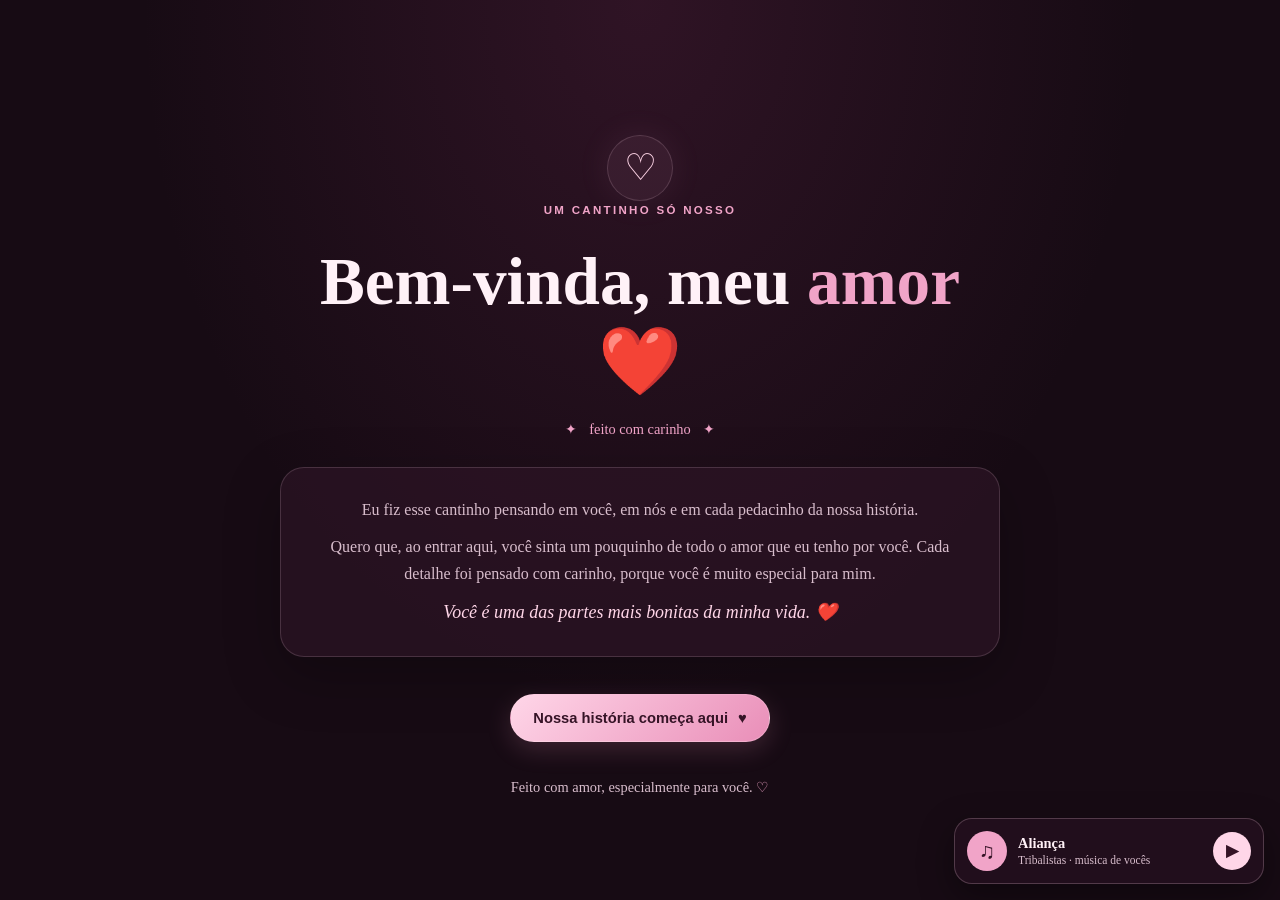
<file: index.html>
<!DOCTYPE html>
<html lang="pt-BR">
<head>
  <meta charset="UTF-8">
  <meta name="viewport" content="width=device-width, initial-scale=1.0">
  <meta name="theme-color" content="#170b14">
  <meta name="description" content="Um cantinho feito com amor, especialmente para você.">
  <title>Um cantinho para você ❤️</title>
  <link rel="stylesheet" href="./style.css">
  <script src="./script.js" defer></script>
</head>
<body class="pagina-inicial">
  <div class="brilhos" aria-hidden="true">
    <span>♥</span><span>♡</span><span>♥</span><span>♡</span><span>♥</span>
  </div>

  <main class="inicio">
    <div class="selo-coracao" aria-hidden="true">♡</div>
    <p class="subtitulo">UM CANTINHO SÓ NOSSO</p>

    <h1>Bem-vinda, meu <span>amor ❤️</span></h1>

    <div class="linha-decorativa">
      <span>✦</span> feito com carinho <span>✦</span>
    </div>

    <section class="mensagem">
      <p>Eu fiz esse cantinho pensando em você, em nós e em cada pedacinho da nossa história.</p>
      <p>Quero que, ao entrar aqui, você sinta um pouquinho de todo o amor que eu tenho por você. Cada detalhe foi pensado com carinho, porque você é muito especial para mim.</p>
      <p class="destaque">Você é uma das partes mais bonitas da minha vida. ❤️</p>
    </section>

    <div class="container-botao-inicial">
      <a class="botao botao-inicial" id="botao-nossa-historia" href="./historia.html">
        Nossa história começa aqui <span aria-hidden="true">♥</span>
      </a>
    </div>

    <p class="rodape">Feito com amor, especialmente para você. <span>♡</span></p>
  </main>
</body>
</html>
</file>
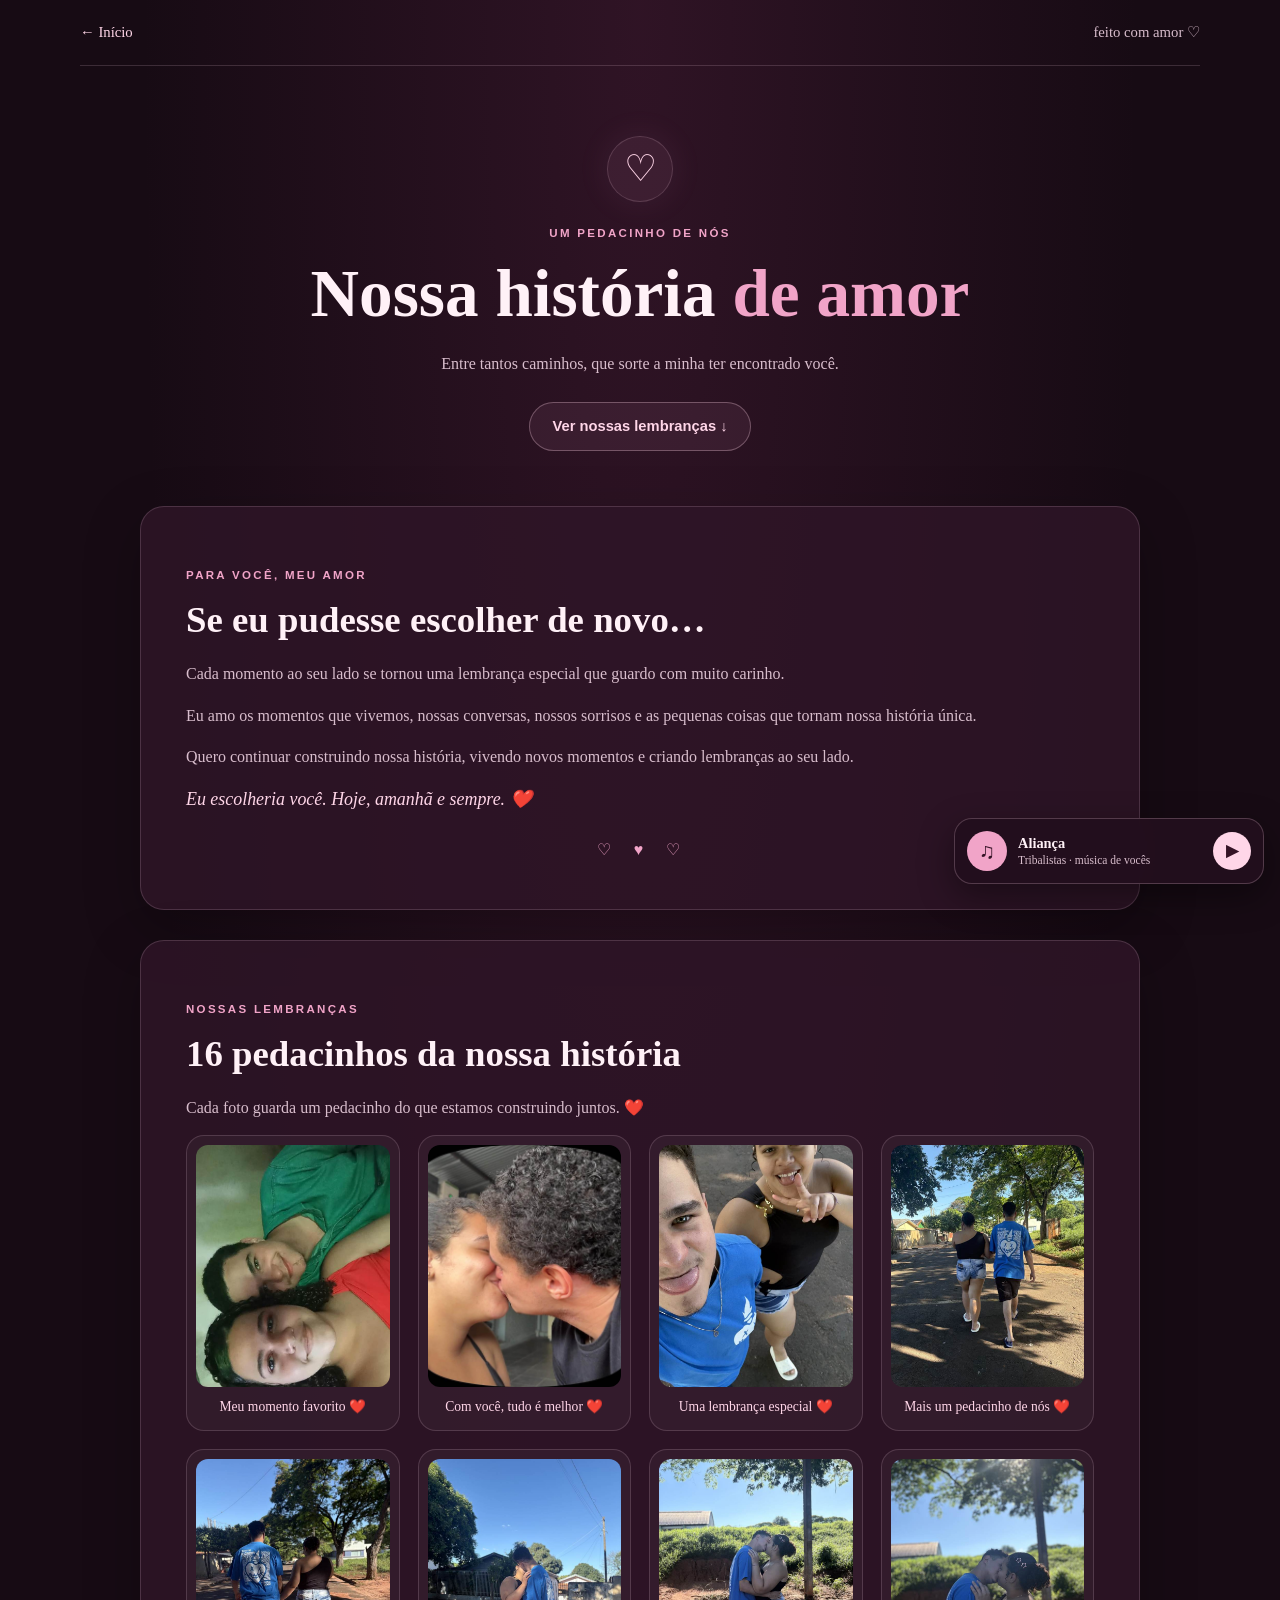
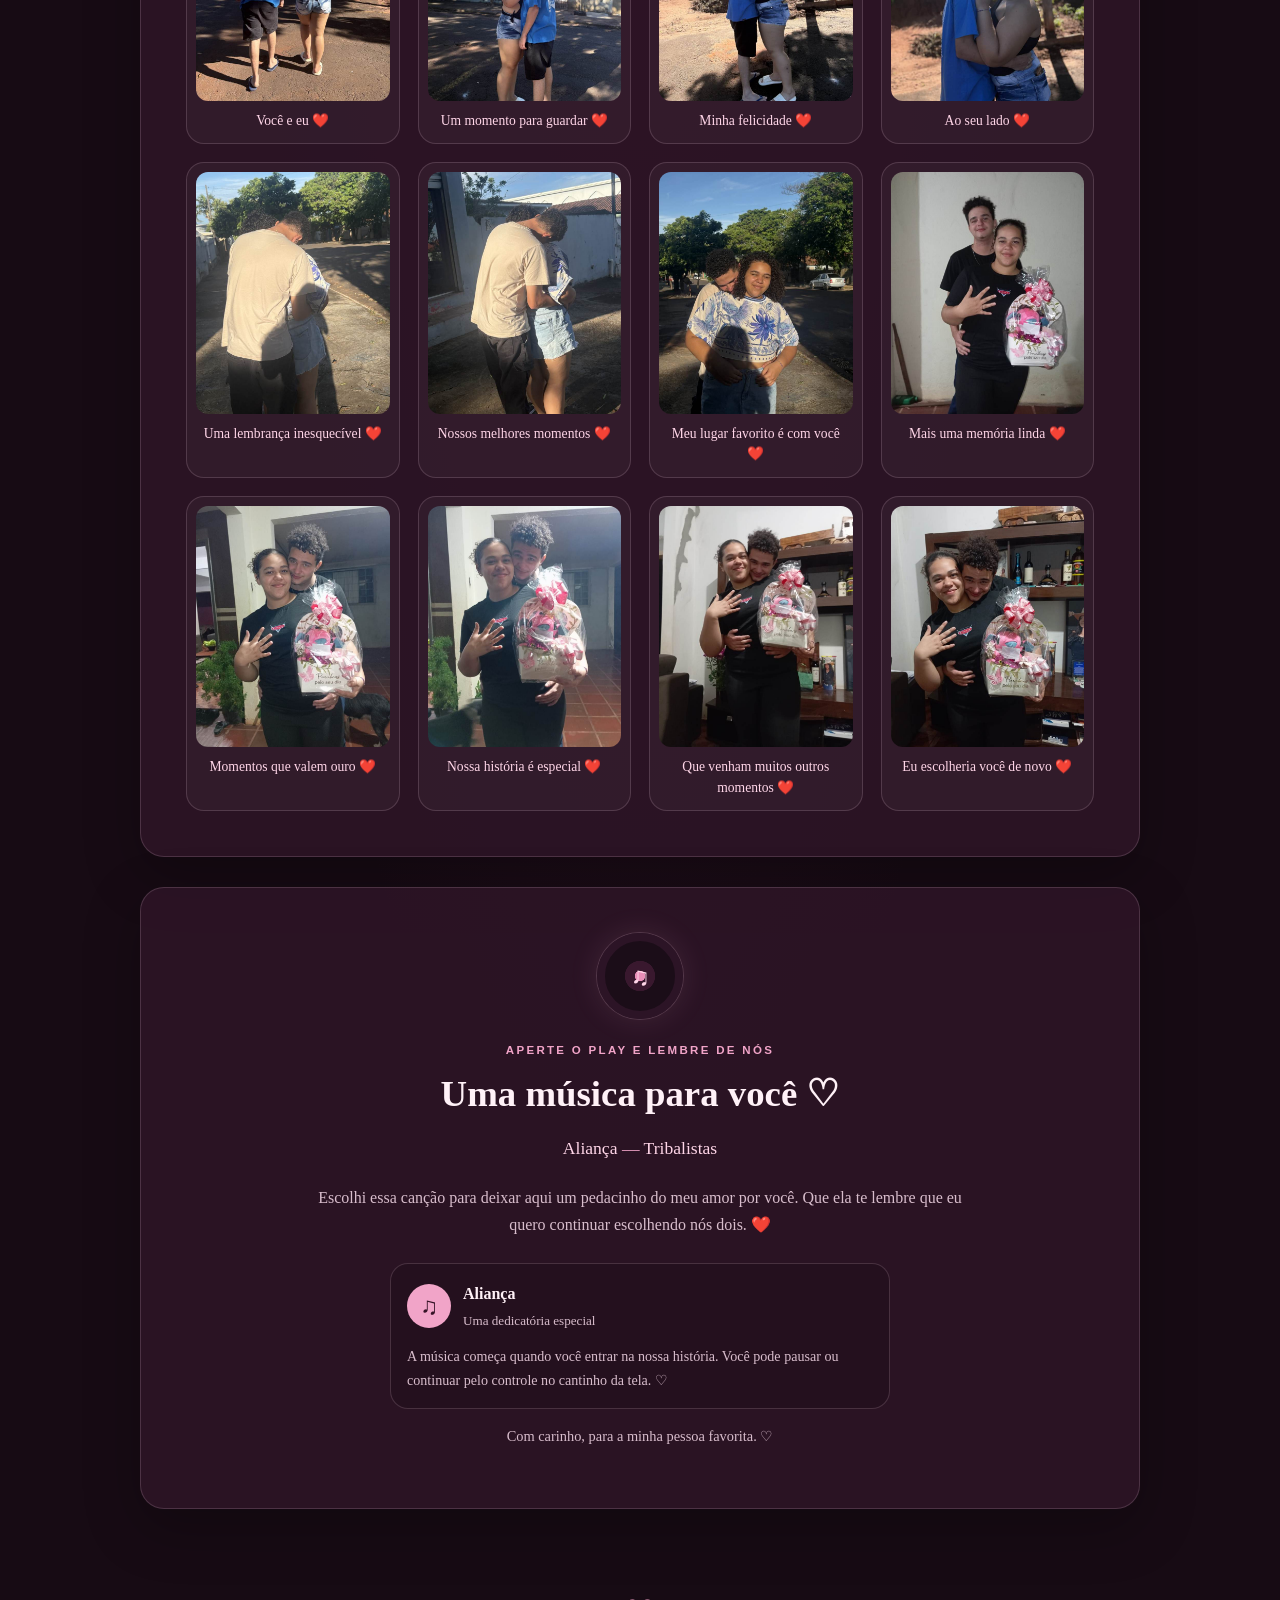
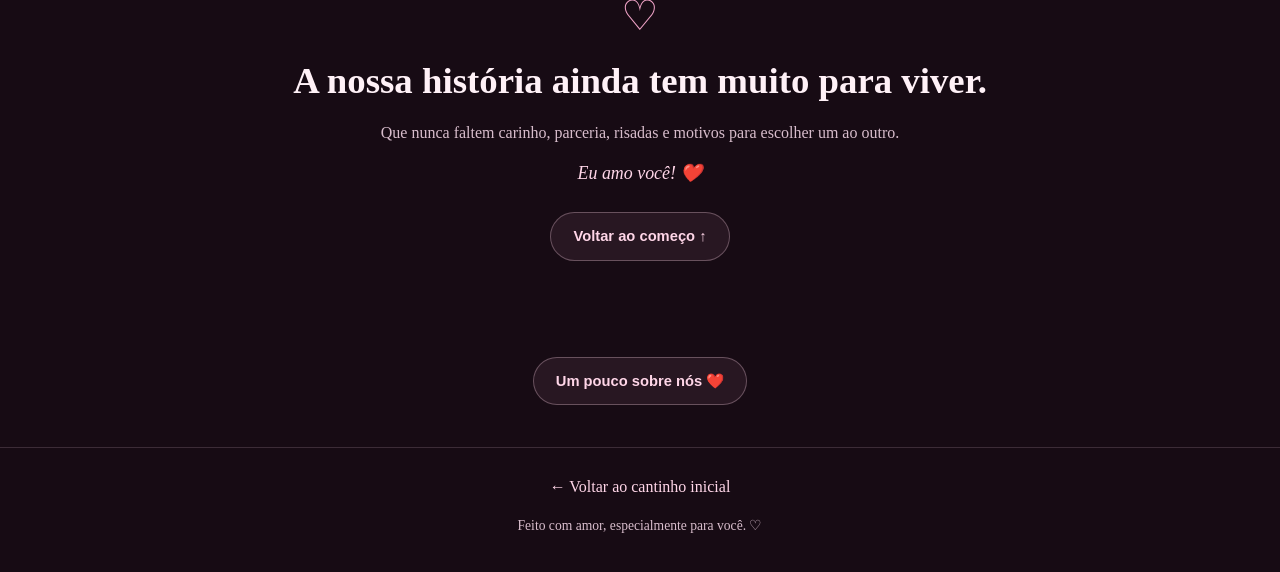
<file: historia.html>
<!DOCTYPE html>
<html lang="pt-BR">
<head>
  <meta charset="UTF-8">
  <meta name="viewport" content="width=device-width, initial-scale=1.0">
  <meta name="theme-color" content="#170b14">
  <meta name="description" content="Nossas lembranças, nossa música e nossa história de amor.">
  <title>Nossa História ❤️</title>
  <link rel="stylesheet" href="./style.css">
  <script src="./script.js" defer></script>
</head>
<body class="pagina-interna pagina-historia">
  <header class="topo-historia">
    <a class="voltar" href="./index.html">← Início</a>
    <span class="topo-coracao">feito com amor ♡</span>
  </header>

  <main class="conteudo-historia">
    <section class="abertura-historia animar-entrada">
      <span class="mini-coracao" aria-hidden="true">♡</span>
      <p class="subtitulo">UM PEDACINHO DE NÓS</p>
      <h1>Nossa história <span>de amor</span></h1>
      <p>Entre tantos caminhos, que sorte a minha ter encontrado você.</p>
      <a class="botao-secundario" href="#lembrancas">Ver nossas lembranças ↓</a>
    </section>

    <section class="cartao-historia animar-entrada" id="nossa-historia">
      <p class="etiqueta">PARA VOCÊ, MEU AMOR</p>
      <h2>Se eu pudesse escolher de novo…</h2>
      <p>Cada momento ao seu lado se tornou uma lembrança especial que guardo com muito carinho.</p>
      <p>Eu amo os momentos que vivemos, nossas conversas, nossos sorrisos e as pequenas coisas que tornam nossa história única.</p>
      <p>Quero continuar construindo nossa história, vivendo novos momentos e criando lembranças ao seu lado.</p>
      <p class="frase-destaque">Eu escolheria você. Hoje, amanhã e sempre. ❤️</p>
      <div class="divisor-coracoes" aria-hidden="true">♡　♥　♡</div>
    </section>

    <section class="cartao-historia galeria-secao animar-entrada" id="lembrancas">
      <p class="etiqueta">NOSSAS LEMBRANÇAS</p>
      <h2>16 pedacinhos da nossa história</h2>
      <p class="introducao-galeria">Cada foto guarda um pedacinho do que estamos construindo juntos. ❤️</p>

      <div class="galeria">
        <figure class="foto"><img src="./foto/foto1.jpg" alt="Nossa foto 1" loading="eager"><figcaption>Meu momento favorito ❤️</figcaption></figure>
        <figure class="foto"><img src="./foto/foto2.jpg" alt="Nossa foto 2" loading="lazy"><figcaption>Com você, tudo é melhor ❤️</figcaption></figure>
        <figure class="foto"><img src="./foto/foto3.jpg" alt="Nossa foto 3" loading="lazy"><figcaption>Uma lembrança especial ❤️</figcaption></figure>
        <figure class="foto"><img src="./foto/foto4.jpg" alt="Nossa foto 4" loading="lazy"><figcaption>Mais um pedacinho de nós ❤️</figcaption></figure>
        <figure class="foto"><img src="./foto/foto5.jpg" alt="Nossa foto 5" loading="lazy"><figcaption>Você e eu ❤️</figcaption></figure>
        <figure class="foto"><img src="./foto/foto6.jpg" alt="Nossa foto 6" loading="lazy"><figcaption>Um momento para guardar ❤️</figcaption></figure>
        <figure class="foto"><img src="./foto/foto7.jpg" alt="Nossa foto 7" loading="lazy"><figcaption>Minha felicidade ❤️</figcaption></figure>
        <figure class="foto"><img src="./foto/foto8.jpg" alt="Nossa foto 8" loading="lazy"><figcaption>Ao seu lado ❤️</figcaption></figure>
        <figure class="foto"><img src="./foto/foto9.jpg" alt="Nossa foto 9" loading="lazy"><figcaption>Uma lembrança inesquecível ❤️</figcaption></figure>
        <figure class="foto"><img src="./foto/foto10.jpg" alt="Nossa foto 10" loading="lazy"><figcaption>Nossos melhores momentos ❤️</figcaption></figure>
        <figure class="foto"><img src="./foto/foto11.jpg" alt="Nossa foto 11" loading="lazy"><figcaption>Meu lugar favorito é com você ❤️</figcaption></figure>
        <figure class="foto"><img src="./foto/foto12.jpg" alt="Nossa foto 12" loading="lazy"><figcaption>Mais uma memória linda ❤️</figcaption></figure>
        <figure class="foto"><img src="./foto/foto13.jpg" alt="Nossa foto 13" loading="lazy"><figcaption>Momentos que valem ouro ❤️</figcaption></figure>
        <figure class="foto"><img src="./foto/foto14.jpg" alt="Nossa foto 14" loading="lazy"><figcaption>Nossa história é especial ❤️</figcaption></figure>
        <figure class="foto"><img src="./foto/foto15.jpg" alt="Nossa foto 15" loading="lazy"><figcaption>Que venham muitos outros momentos ❤️</figcaption></figure>
        <figure class="foto"><img src="./foto/foto16.jpg" alt="Nossa foto 16" loading="lazy"><figcaption>Eu escolheria você de novo ❤️</figcaption></figure>
      </div>
    </section>

    <section class="cartao-musica animar-entrada" id="nossa-musica">
      <div class="disco-musical" aria-hidden="true"><span>♫</span></div>
      <p class="etiqueta">APERTE O PLAY E LEMBRE DE NÓS</p>
      <h2>Uma música para você <span>♡</span></h2>
      <p class="nome-musica">Aliança <span>—</span> Tribalistas</p>
      <p class="dedicatoria">Escolhi essa canção para deixar aqui um pedacinho do meu amor por você. Que ela te lembre que eu quero continuar escolhendo nós dois. ❤️</p>

      <div class="player-musica">
        <span class="player-icone" aria-hidden="true">♫</span>
        <div class="player-texto">
          <strong>Aliança</strong>
          <span>Uma dedicatória especial</span>
        </div>
        <p class="texto-player">A música começa quando você entrar na nossa história. Você pode pausar ou continuar pelo controle no cantinho da tela. ♡</p>
      </div>

      <p class="lembrete-musica" id="aviso-musica">Com carinho, para a minha pessoa favorita. ♡</p>
    </section>

    <section class="final-amor animar-entrada">
      <span aria-hidden="true">♡</span>
      <h2>A nossa história ainda tem muito para viver.</h2>
      <p>Que nunca faltem carinho, parceria, risadas e motivos para escolher um ao outro.</p>
      <p class="frase-destaque">Eu amo você! ❤️</p>
      <a class="botao-secundario" href="#topo" data-scroll-top>Voltar ao começo ↑</a>
    </section>

    <section class="final-amor">
      <a class="botao-secundario" href="./sobrenos.html">Um pouco sobre nós ❤️</a>
    </section>
  </main>

  <footer class="rodape-historia">
    <a href="./index.html">← Voltar ao cantinho inicial</a>
    <p>Feito com amor, especialmente para você. ♡</p>
  </footer>
</body>
</html>
</file>
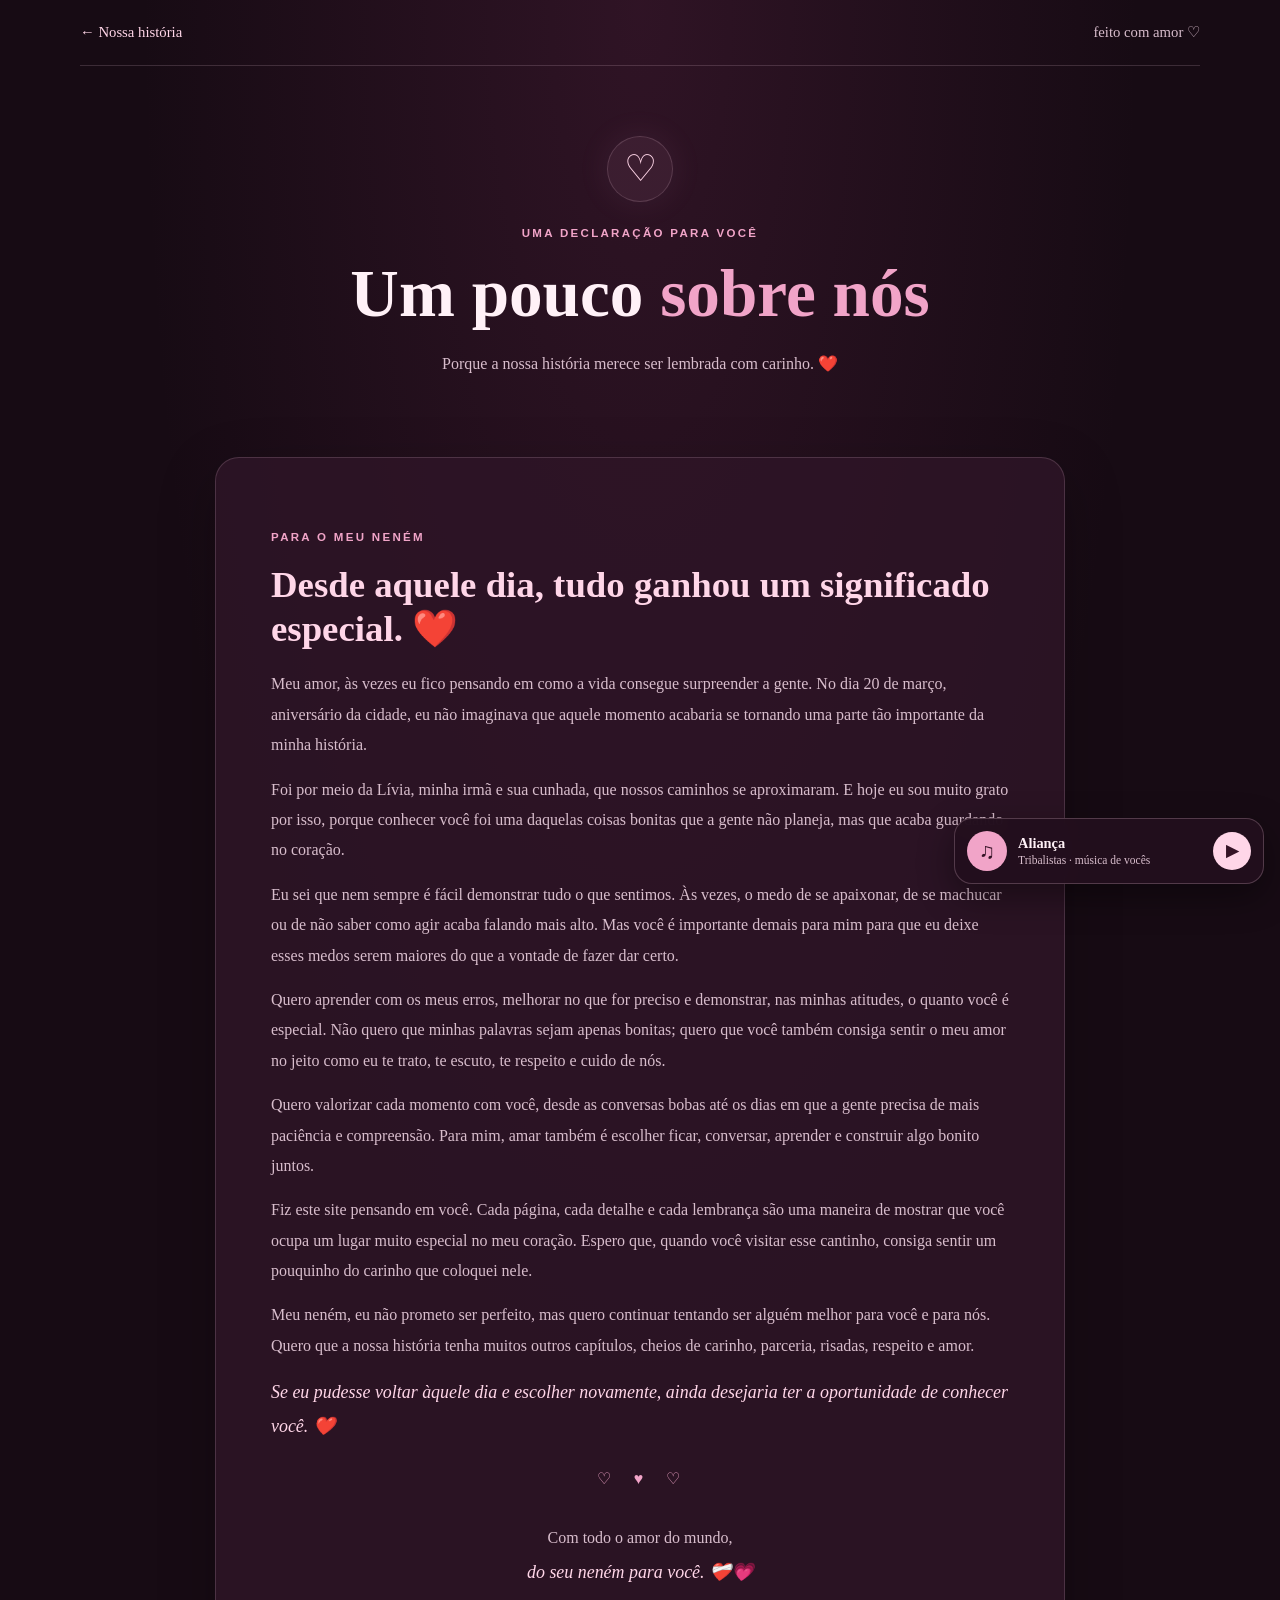
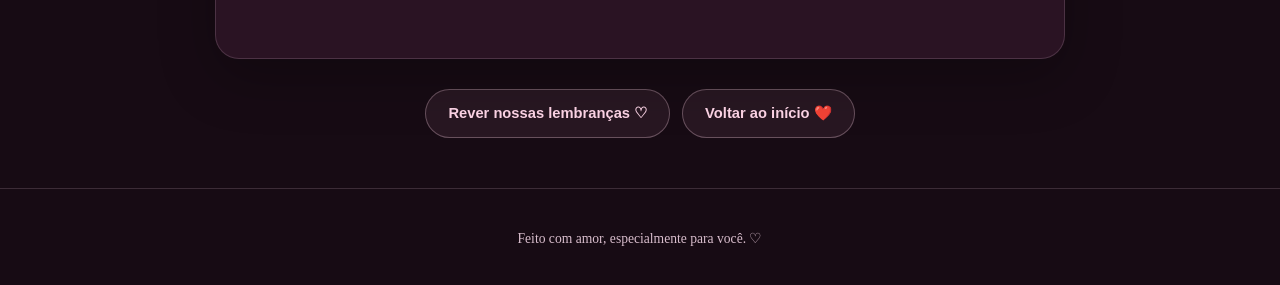
<file: sobrenos.html>
<!DOCTYPE html>
<html lang="pt-BR">
<head>
  <meta charset="UTF-8">
  <meta name="viewport" content="width=device-width, initial-scale=1.0">
  <meta name="theme-color" content="#170b14">
  <meta name="description" content="Uma declaração de amor e um pedacinho da nossa história.">
  <title>Um pouco sobre nós ❤️</title>
  <link rel="stylesheet" href="./style.css">
  <script src="./script.js" defer></script>
</head>
<body class="pagina-interna pagina-sobre">
  <header class="topo-historia">
    <a class="voltar" href="./historia.html">← Nossa história</a>
    <span class="topo-coracao">feito com amor ♡</span>
  </header>

  <main class="conteudo-sobre">
    <section class="abertura-historia animar-entrada">
      <span class="mini-coracao" aria-hidden="true">♡</span>
      <p class="subtitulo">UMA DECLARAÇÃO PARA VOCÊ</p>
      <h1>Um pouco <span>sobre nós</span></h1>
      <p>Porque a nossa história merece ser lembrada com carinho. ❤️</p>
    </section>

    <article class="sobre-cartao animar-entrada">
      <p class="etiqueta">PARA O MEU NENÉM</p>
      <h2>Desde aquele dia, tudo ganhou um significado especial. ❤️</h2>

      <p>Meu amor, às vezes eu fico pensando em como a vida consegue surpreender a gente. No dia 20 de março, aniversário da cidade, eu não imaginava que aquele momento acabaria se tornando uma parte tão importante da minha história.</p>

      <p>Foi por meio da Lívia, minha irmã e sua cunhada, que nossos caminhos se aproximaram. E hoje eu sou muito grato por isso, porque conhecer você foi uma daquelas coisas bonitas que a gente não planeja, mas que acaba guardando no coração.</p>

      <p>Eu sei que nem sempre é fácil demonstrar tudo o que sentimos. Às vezes, o medo de se apaixonar, de se machucar ou de não saber como agir acaba falando mais alto. Mas você é importante demais para mim para que eu deixe esses medos serem maiores do que a vontade de fazer dar certo.</p>

      <p>Quero aprender com os meus erros, melhorar no que for preciso e demonstrar, nas minhas atitudes, o quanto você é especial. Não quero que minhas palavras sejam apenas bonitas; quero que você também consiga sentir o meu amor no jeito como eu te trato, te escuto, te respeito e cuido de nós.</p>

      <p>Quero valorizar cada momento com você, desde as conversas bobas até os dias em que a gente precisa de mais paciência e compreensão. Para mim, amar também é escolher ficar, conversar, aprender e construir algo bonito juntos.</p>

      <p>Fiz este site pensando em você. Cada página, cada detalhe e cada lembrança são uma maneira de mostrar que você ocupa um lugar muito especial no meu coração. Espero que, quando você visitar esse cantinho, consiga sentir um pouquinho do carinho que coloquei nele.</p>

      <p>Meu neném, eu não prometo ser perfeito, mas quero continuar tentando ser alguém melhor para você e para nós. Quero que a nossa história tenha muitos outros capítulos, cheios de carinho, parceria, risadas, respeito e amor.</p>

      <p class="frase-destaque">Se eu pudesse voltar àquele dia e escolher novamente, ainda desejaria ter a oportunidade de conhecer você. ❤️</p>

      <div class="divisor-coracoes" aria-hidden="true">♡　♥　♡</div>

      <p class="assinatura">Com todo o amor do mundo,</p>
      <p class="assinatura-destaque">do seu neném para você. ❤️‍🩹💗</p>
    </article>

    <nav class="navegacao-sobre" aria-label="Navegação do site">
      <a class="botao-secundario" href="./historia.html">Rever nossas lembranças ♡</a>
      <a class="botao-secundario" href="./index.html">Voltar ao início ❤️</a>
    </nav>
  </main>

  <footer class="rodape-historia">
    <p>Feito com amor, especialmente para você. ♡</p>
  </footer>
</body>
</html>
</file>
<file: style.css>
:root {
  --fundo: #170b14;
  --fundo-claro: #24101f;
  --rosa: #f1a4c8;
  --rosa-claro: #ffd6e8;
  --rosa-escuro: #b84f80;
  --texto: #fff1f7;
  --texto-suave: #d8bdcc;
  --borda: rgba(255, 214, 232, 0.16);
  --cartao: rgba(47, 21, 40, 0.82);
  --sombra: 0 18px 55px rgba(0, 0, 0, 0.25);
  --raio: 24px;
}

* {
  box-sizing: border-box;
}

html {
  scroll-behavior: smooth;
  scroll-padding-top: 24px;
}

body {
  margin: 0;
  min-height: 100vh;
  color: var(--texto);
  background:
    radial-gradient(ellipse at top, rgba(120, 45, 88, 0.25), transparent 55%),
    var(--fundo);
  font-family: Georgia, "Times New Roman", serif;
  line-height: 1.7;
}

body,
button,
a {
  -webkit-tap-highlight-color: transparent;
}

a {
  color: inherit;
  text-decoration: none;
}

a:focus-visible,
button:focus-visible {
  outline: 2px solid var(--rosa-claro);
  outline-offset: 4px;
}

img {
  display: block;
  max-width: 100%;
}

button {
  font: inherit;
}

h1,
h2,
p {
  overflow-wrap: anywhere;
}

h1,
h2 {
  line-height: 1.2;
}

h1 {
  font-size: clamp(2.2rem, 6vw, 4.2rem);
}

h2 {
  font-size: clamp(1.5rem, 4vw, 2.3rem);
}

p {
  color: var(--texto-suave);
}

.subtitulo,
.etiqueta {
  color: var(--rosa);
  font-family: Arial, sans-serif;
  font-size: 0.72rem;
  font-weight: 700;
  letter-spacing: 0.2em;
  line-height: 1.6;
}

.subtitulo {
  margin: 0 0 12px;
}

.etiqueta {
  margin: 0 0 12px;
}

.frase-destaque,
.destaque {
  color: var(--rosa-claro);
  font-size: 1.12rem;
  font-style: italic;
}

.brilhos {
  position: fixed;
  inset: 0;
  overflow: hidden;
  pointer-events: none;
  z-index: 0;
}

.brilhos span {
  position: absolute;
  bottom: -50px;
  color: rgba(241, 164, 200, 0.2);
  font-size: clamp(1.3rem, 3vw, 2.5rem);
  animation: flutuar 15s linear infinite;
}

.brilhos span:nth-child(1) { left: 8%; animation-delay: 0s; }
.brilhos span:nth-child(2) { left: 27%; animation-delay: 4s; }
.brilhos span:nth-child(3) { left: 52%; animation-delay: 8s; }
.brilhos span:nth-child(4) { left: 73%; animation-delay: 2s; }
.brilhos span:nth-child(5) { left: 90%; animation-delay: 6s; }

@keyframes flutuar {
  0% { transform: translateY(0) rotate(0); opacity: 0; }
  15% { opacity: 1; }
  85% { opacity: 0.8; }
  100% { transform: translateY(-115vh) rotate(25deg); opacity: 0; }
}

.inicio {
  position: relative;
  z-index: 1;
  width: min(720px, calc(100% - 32px));
  min-height: 100vh;
  margin: auto;
  padding: 65px 0 30px;
  display: flex;
  flex-direction: column;
  align-items: center;
  justify-content: center;
  text-align: center;
}

.selo-coracao,
.mini-coracao {
  display: grid;
  place-items: center;
  width: 66px;
  height: 66px;
  border: 1px solid var(--borda);
  border-radius: 50%;
  color: var(--rosa-claro);
  background: rgba(241, 164, 200, 0.08);
  font-size: 2.3rem;
  box-shadow: 0 0 35px rgba(241, 164, 200, 0.08);
}

.inicio h1 {
  margin: 10px 0 14px;
}

.inicio h1 span,
.abertura-historia h1 span {
  color: var(--rosa);
}

.linha-decorativa {
  display: flex;
  align-items: center;
  gap: 12px;
  color: var(--rosa);
  font-size: 0.9rem;
}

.mensagem {
  width: 100%;
  margin: 25px 0;
  padding: 18px clamp(16px, 4vw, 35px);
  border: 1px solid var(--borda);
  border-radius: var(--raio);
  background: rgba(47, 21, 40, 0.62);
  box-shadow: var(--sombra);
}

.mensagem p {
  margin: 10px 0;
}

.container-botao-inicial {
  display: flex;
  justify-content: center;
  width: 100%;
  margin: 12px 0 25px;
}

.botao,
.botao-secundario {
  display: inline-flex;
  align-items: center;
  justify-content: center;
  gap: 10px;
  min-height: 48px;
  padding: 13px 22px;
  border: 1px solid rgba(255, 214, 232, 0.3);
  border-radius: 999px;
  text-align: center;
  font-family: Arial, sans-serif;
  font-size: 0.92rem;
  font-weight: 700;
  line-height: 1.4;
  cursor: pointer;
  transition: transform 0.2s ease, background 0.2s ease, box-shadow 0.2s ease;
}

.botao {
  color: #351326;
  background: linear-gradient(135deg, #ffd6e8, #e98eb8);
  box-shadow: 0 8px 25px rgba(233, 142, 184, 0.18);
}

.botao-inicial {
  max-width: 100%;
}

.botao-secundario {
  color: var(--rosa-claro);
  background: rgba(241, 164, 200, 0.08);
}

.botao:hover,
.botao-secundario:hover {
  transform: translateY(-2px);
  box-shadow: 0 10px 28px rgba(233, 142, 184, 0.18);
}

.rodape {
  margin: 8px 0 0;
  font-size: 0.9rem;
}

.rodape span {
  color: var(--rosa);
}

/* Páginas internas */

.pagina-interna {
  min-height: 100vh;
}

.topo-historia {
  position: relative;
  z-index: 2;
  display: flex;
  align-items: center;
  justify-content: space-between;
  gap: 16px;
  width: min(1120px, calc(100% - 36px));
  margin: auto;
  padding: 20px 0;
  border-bottom: 1px solid var(--borda);
}

.voltar,
.topo-coracao {
  color: var(--rosa-claro);
  font-size: 0.92rem;
}

.voltar:hover,
.rodape-historia a:hover {
  color: white;
}

.topo-coracao {
  color: var(--texto-suave);
  text-align: right;
}

.conteudo-historia,
.conteudo-sobre {
  position: relative;
  z-index: 1;
  width: min(1000px, calc(100% - 32px));
  margin: auto;
}

.abertura-historia {
  padding: 70px 0 55px;
  text-align: center;
}

.abertura-historia .mini-coracao {
  margin: 0 auto 22px;
}

.abertura-historia h1 {
  margin: 10px 0 15px;
}

.abertura-historia > p:not(.subtitulo) {
  max-width: 620px;
  margin: 0 auto 25px;
}

.cartao-historia,
.cartao-musica,
.sobre-cartao {
  margin: 0 0 30px;
  padding: clamp(22px, 5vw, 45px);
  border: 1px solid var(--borda);
  border-radius: var(--raio);
  background: var(--cartao);
  box-shadow: var(--sombra);
}

.cartao-historia h2,
.cartao-musica h2,
.sobre-cartao h2 {
  margin: 0 0 18px;
}

.cartao-historia > p,
.sobre-cartao > p {
  margin: 14px 0;
}

.divisor-coracoes {
  margin-top: 22px;
  color: var(--rosa);
  text-align: center;
  letter-spacing: 0.2em;
}

.introducao-galeria {
  margin-bottom: 26px;
}

/* Galeria de fotos */

.galeria {
  display: grid;
  grid-template-columns: repeat(4, minmax(0, 1fr));
  gap: 18px;
}

.foto {
  min-width: 0;
  margin: 0;
  padding: 9px;
  overflow: hidden;
  border: 1px solid var(--borda);
  border-radius: 18px;
  background: rgba(255, 255, 255, 0.035);
  transition: transform 0.25s ease, border-color 0.25s ease;
}

.foto:hover {
  transform: translateY(-4px);
  border-color: rgba(241, 164, 200, 0.5);
}

.foto img {
  width: 100%;
  aspect-ratio: 4 / 5;
  object-fit: cover;
  border-radius: 12px;
  background: #321b2b;
}

.foto figcaption {
  padding: 10px 3px 3px;
  color: var(--rosa-claro);
  font-size: 0.85rem;
  line-height: 1.5;
  text-align: center;
}

.foto-com-erro {
  min-height: 150px;
  object-fit: contain !important;
  padding: 12px;
  color: var(--texto-suave);
  font-size: 0.8rem;
}

/* Música */

.cartao-musica {
  text-align: center;
}

.disco-musical {
  display: grid;
  place-items: center;
  width: 86px;
  height: 86px;
  margin: 0 auto 22px;
  border: 8px solid #2c1426;
  border-radius: 50%;
  color: var(--rosa-claro);
  background: radial-gradient(circle, #e98eb8 0 10%, #39182e 11% 30%, #1b0d18 31% 100%);
  box-shadow: 0 0 0 1px var(--borda), 0 0 30px rgba(241, 164, 200, 0.12);
}

.disco-musical span {
  font-size: 1.6rem;
}

.nome-musica {
  color: var(--rosa-claro);
  font-size: 1.1rem;
}

.nome-musica span {
  color: var(--rosa);
}

.dedicatoria {
  max-width: 650px;
  margin: 20px auto;
}

.player-musica {
  display: grid;
  grid-template-columns: auto 1fr;
  align-items: center;
  gap: 12px;
  max-width: 500px;
  margin: 25px auto 12px;
  padding: 16px;
  border: 1px solid var(--borda);
  border-radius: 18px;
  background: rgba(0, 0, 0, 0.12);
  text-align: left;
}

.player-icone {
  display: grid;
  place-items: center;
  width: 44px;
  height: 44px;
  border-radius: 50%;
  color: #351326;
  background: var(--rosa);
  font-size: 1.5rem;
}

.player-texto {
  display: flex;
  flex-direction: column;
  gap: 3px;
}

.player-texto strong {
  color: var(--texto);
}

.player-texto span {
  color: var(--texto-suave);
  font-size: 0.82rem;
}

.texto-player {
  grid-column: 1 / -1;
  margin: 0;
  font-size: 0.88rem;
}

.lembrete-musica {
  font-size: 0.9rem;
}

/* Final das páginas */

.final-amor {
  padding: 42px 12px;
  text-align: center;
}

.final-amor > span {
  color: var(--rosa);
  font-size: 2.6rem;
}

.final-amor h2 {
  max-width: 700px;
  margin: 8px auto 15px;
}

.final-amor p {
  max-width: 650px;
  margin: 12px auto;
}

.final-amor .botao-secundario {
  margin-top: 12px;
}

.rodape-historia {
  padding: 25px 16px 35px;
  border-top: 1px solid var(--borda);
  text-align: center;
}

.rodape-historia a {
  color: var(--rosa-claro);
}

.rodape-historia p {
  margin-bottom: 0;
  font-size: 0.85rem;
}

/* Página sobre nós */

.conteudo-sobre {
  max-width: 850px;
}

.sobre-cartao {
  padding: clamp(24px, 6vw, 55px);
}

.sobre-cartao h2 {
  color: var(--rosa-claro);
}

.sobre-cartao p {
  line-height: 1.9;
}

.sobre-cartao .assinatura {
  margin-top: 30px;
  margin-bottom: 2px;
  text-align: center;
}

.sobre-cartao .assinatura-destaque {
  margin-top: 0;
  color: var(--rosa-claro);
  font-size: 1.12rem;
  font-style: italic;
  text-align: center;
}

.navegacao-sobre {
  display: flex;
  flex-wrap: wrap;
  justify-content: center;
  gap: 12px;
  margin: 30px 0 50px;
}

/* Player de música persistente criado pelo JavaScript */

#player-persistente {
  position: fixed;
  z-index: 20;
  right: max(16px, env(safe-area-inset-right));
  bottom: max(16px, env(safe-area-inset-bottom));
  display: flex;
  align-items: center;
  gap: 11px;
  width: min(310px, calc(100% - 32px));
  padding: 12px;
  border: 1px solid rgba(255, 214, 232, 0.22);
  border-radius: 18px;
  color: var(--texto);
  background: rgba(35, 15, 30, 0.96);
  box-shadow: 0 12px 35px rgba(0, 0, 0, 0.4);
  backdrop-filter: blur(12px);
}

.player-persistente-icone {
  display: grid;
  flex: 0 0 40px;
  place-items: center;
  width: 40px;
  height: 40px;
  border-radius: 50%;
  color: #351326;
  background: var(--rosa);
  font-size: 1.35rem;
}

.player-persistente-texto {
  display: flex;
  flex: 1;
  flex-direction: column;
  min-width: 0;
  line-height: 1.35;
}

.player-persistente-texto strong {
  font-size: 0.9rem;
}

.player-persistente-texto small {
  overflow-wrap: anywhere;
  color: var(--texto-suave);
  font-size: 0.72rem;
}

#controle-musica {
  flex: 0 0 38px;
  width: 38px;
  height: 38px;
  border: 0;
  border-radius: 50%;
  color: #351326;
  background: var(--rosa-claro);
  cursor: pointer;
  font-family: Arial, sans-serif;
  font-weight: 700;
}

#controle-musica:hover {
  background: white;
}

.animar-entrada {
  opacity: 0;
  transform: translateY(18px);
  transition: opacity 0.65s ease, transform 0.65s ease;
}

.animar-entrada.visivel {
  opacity: 1;
  transform: translateY(0);
}

@media (max-width: 800px) {
  .galeria {
    grid-template-columns: repeat(3, minmax(0, 1fr));
    gap: 14px;
  }

  .abertura-historia {
    padding-top: 55px;
  }
}

@media (max-width: 560px) {
  .inicio {
    padding-top: 45px;
    padding-bottom: 100px;
  }

  .mensagem {
    margin: 20px 0;
  }

  .topo-historia {
    width: calc(100% - 28px);
    padding: 15px 0;
  }

  .topo-coracao {
    font-size: 0.78rem;
  }

  .conteudo-historia,
  .conteudo-sobre {
    width: calc(100% - 24px);
  }

  .abertura-historia {
    padding: 45px 0 35px;
  }

  .cartao-historia,
  .cartao-musica,
  .sobre-cartao {
    margin-bottom: 20px;
    padding: 22px 17px;
    border-radius: 19px;
  }

  .galeria {
    grid-template-columns: repeat(2, minmax(0, 1fr));
    gap: 11px;
  }

  .foto {
    padding: 6px;
    border-radius: 13px;
  }

  .foto img {
    border-radius: 9px;
  }

  .foto figcaption {
    font-size: 0.78rem;
  }

  .navegacao-sobre {
    flex-direction: column;
    align-items: stretch;
  }

  .navegacao-sobre .botao-secundario {
    width: 100%;
  }

  #player-persistente {
    right: 12px;
    bottom: 12px;
    width: min(290px, calc(100% - 24px));
  }
}

@media (max-width: 360px) {
  .galeria {
    gap: 8px;
  }

  .foto figcaption {
    font-size: 0.72rem;
  }

  .botao,
  .botao-secundario {
    padding: 12px 15px;
    font-size: 0.84rem;
  }

  .topo-coracao {
    max-width: 125px;
  }
}

@media (prefers-reduced-motion: reduce) {
  *,
  *::before,
  *::after {
    scroll-behavior: auto !important;
    animation-duration: 0.01ms !important;
    animation-iteration-count: 1 !important;
    transition-duration: 0.01ms !important;
  }

  .animar-entrada {
    opacity: 1;
    transform: none;
  }
}
</file>
